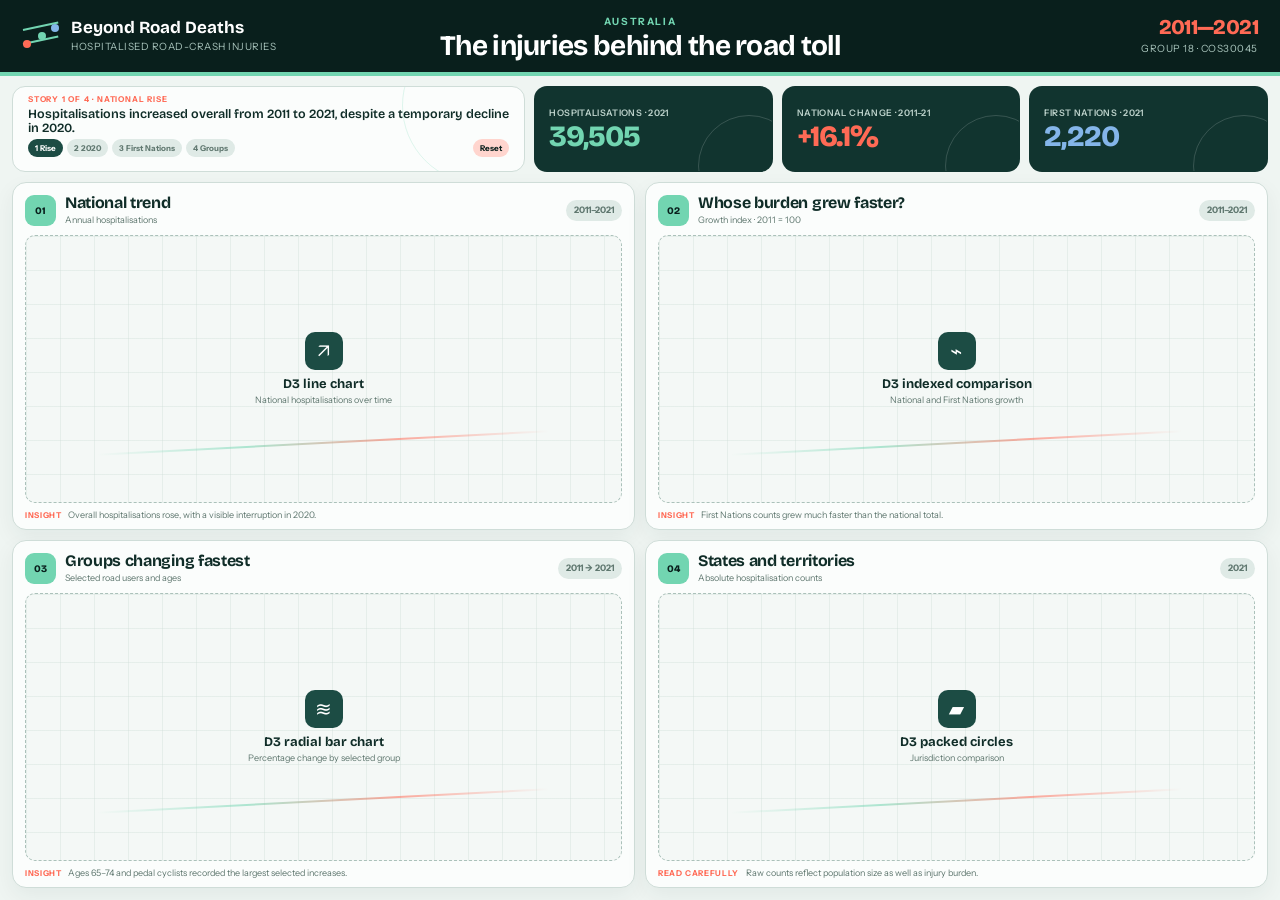
<file: index.html>
<!DOCTYPE html>
<html lang="en">
<head>
  <meta charset="UTF-8">
  <meta name="viewport" content="width=device-width, initial-scale=1">
  <meta name="description" content="A single-screen dashboard about hospitalised road-crash injuries in Australia from 2011 to 2021.">
  <title>Beyond Road Deaths | Group 18</title>
  <link rel="preconnect" href="https://fonts.googleapis.com">
  <link rel="preconnect" href="https://fonts.gstatic.com" crossorigin>
  <link href="https://fonts.googleapis.com/css2?family=Bricolage+Grotesque:wght@600;700;800&family=Instrument+Sans:wght@400;500;600;700&display=swap" rel="stylesheet">
  <link rel="stylesheet" href="css/style.css">
</head>
<body>
  <!--
    GenAI acknowledgement:
    Generative AI was used to review the single-screen dashboard structure,
    accessibility and responsive CSS. Group 18 reviewed and adapted the
    suggestions and remains responsible for the final design and code.
  -->

  <header class="dashboard-header">
    <a class="brand" href="#" aria-label="Beyond Road Deaths dashboard">
      <span class="brand-mark" aria-hidden="true"><i></i><i></i><i></i></span>
      <span>
        <strong>Beyond Road Deaths</strong>
        <small>Hospitalised road-crash injuries</small>
      </span>
    </a>

    <div class="header-title">
      <span>Australia</span>
      <h1>The injuries behind the road toll</h1>
    </div>

    <div class="header-meta">
      <span class="year-range">2011—2021</span>
      <span class="group-label">Group 18 · COS30045</span>
    </div>
  </header>

  <main class="dashboard" aria-label="Hospitalised road-crash injuries dashboard">
    <section class="summary-strip" aria-label="Dashboard overview">
      <div class="story-summary">
        <p class="eyebrow" id="story-title">Story 1 of 4 · National rise</p>
        <p id="story-message" aria-live="polite">Hospitalisations increased overall from 2011 to 2021, despite a temporary decline in 2020.</p>
        <div class="story-controls" role="group" aria-label="Choose a data story">
          <button class="story-button is-active" type="button" data-story="rise">1 Rise</button>
          <button class="story-button" type="button" data-story="interruption">2 2020</button>
          <button class="story-button" type="button" data-story="first-nations">3 First Nations</button>
          <button class="story-button" type="button" data-story="groups">4 Groups</button>
          <button class="story-reset" type="button" id="reset-dashboard">Reset</button>
        </div>
      </div>

      <div class="kpi kpi-mint">
        <span id="kpi-national-label">Hospitalisations · 2021</span>
        <strong id="kpi-national-value">39,505</strong>
      </div>
      <div class="kpi kpi-coral">
        <span id="kpi-change-label">National change · 2011–21</span>
        <strong id="kpi-change-value">+16.1%</strong>
      </div>
      <div class="kpi kpi-blue">
        <span id="kpi-first-label">First Nations · 2021</span>
        <strong id="kpi-first-value">2,220</strong>
      </div>
    </section>

    <section class="chart-grid" aria-label="Four views of the data">
      <article class="chart-card" id="national">
        <header class="chart-header">
          <div>
            <span class="chart-number">01</span>
            <div><h2>National trend</h2><p>Annual hospitalisations</p></div>
          </div>
          <span class="chart-period">2011–2021</span>
        </header>
        <div id="chart-national" class="chart-placeholder" role="img" aria-label="Interactive national hospitalisation trend line chart with a draggable year brush">
          <span class="placeholder-icon" aria-hidden="true">↗</span>
          <strong>D3 line chart</strong>
          <small>National hospitalisations over time</small>
        </div>
        <p class="chart-insight"><b>Insight</b> Overall hospitalisations rose, with a visible interruption in 2020.</p>
      </article>

      <article class="chart-card" id="first-nations">
        <header class="chart-header">
          <div>
            <span class="chart-number">02</span>
            <div><h2>Whose burden grew faster?</h2><p>Growth index · 2011 = 100</p></div>
          </div>
          <span class="chart-period">2011–2021</span>
        </header>
        <div id="chart-firstnations" class="chart-placeholder" role="img" aria-label="Indexed comparison of national and First Nations hospitalisations">
          <span class="placeholder-icon" aria-hidden="true">⌁</span>
          <strong>D3 indexed comparison</strong>
          <small>National and First Nations growth</small>
        </div>
        <p class="chart-insight"><b>Insight</b> First Nations counts grew much faster than the national total.</p>
      </article>

      <article class="chart-card" id="groups">
        <header class="chart-header">
          <div>
            <span class="chart-number">03</span>
            <div><h2>Groups changing fastest</h2><p>Selected road users and ages</p></div>
          </div>
          <span class="chart-period">2011 → 2021</span>
        </header>
        <div id="chart-group" class="chart-placeholder" role="img" aria-label="Interactive radial bar chart of selected group percentage changes">
          <span class="placeholder-icon" aria-hidden="true">≋</span>
          <strong>D3 radial bar chart</strong>
          <small>Percentage change by selected group</small>
        </div>
        <p class="chart-insight"><b>Insight</b> Ages 65–74 and pedal cyclists recorded the largest selected increases.</p>
      </article>

      <article class="chart-card" id="states">
        <header class="chart-header">
          <div>
            <span class="chart-number">04</span>
            <div><h2>States and territories</h2><p>Absolute hospitalisation counts</p></div>
          </div>
          <span class="chart-period">2021</span>
        </header>
        <div id="chart-state" class="chart-placeholder" role="img" aria-label="Interactive packed circle chart comparing state and territory counts">
          <span class="placeholder-icon" aria-hidden="true">▰</span>
          <strong>D3 packed circles</strong>
          <small>Jurisdiction comparison</small>
        </div>
        <p class="chart-insight"><b>Read carefully</b> Raw counts reflect population size as well as injury burden.</p>
      </article>
    </section>
  </main>
  <div class="chart-tooltip" id="chart-tooltip" role="status" aria-live="polite"></div>
  <script src="https://d3js.org/d3.v7.min.js"></script>
  <script src="js/dashboard.js"></script>
</body>
</html>
</file>
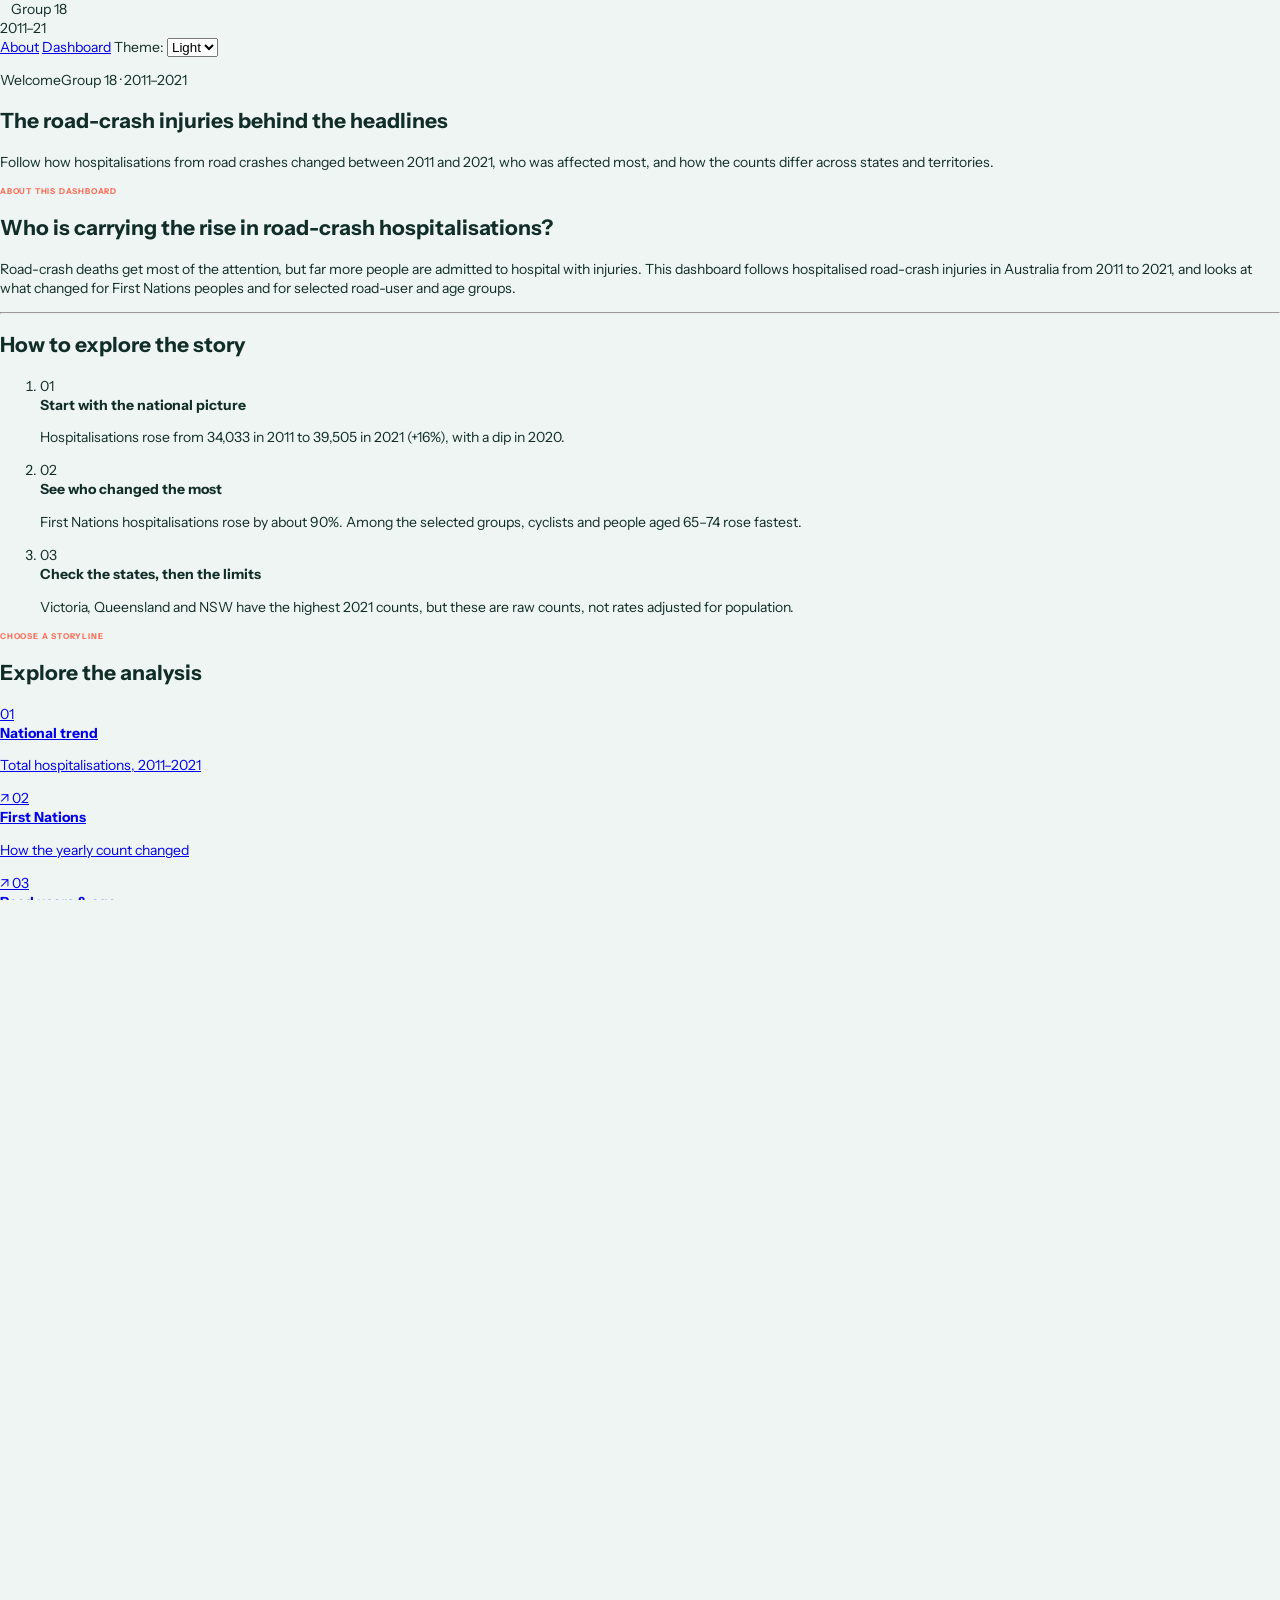
<file: About.html>
<!DOCTYPE html>
<html lang="en">
<head>
  <meta charset="UTF-8">
  <meta name="viewport" content="width=device-width, initial-scale=1">
  <title>About | Beyond Road Deaths</title>
  <link href="https://fonts.googleapis.com/css2?family=Bricolage+Grotesque:opsz,wght@12..96,400;12..96,600;12..96,800&family=Instrument+Sans:wght@400;500;600&display=swap" rel="stylesheet">
  <link rel="stylesheet" href="css/style.css">
  <script src="js/theme.js"></script>
</head>
<body id="top">

  <header class="site-nav">
    <div class="nav-left">
      <a class="brand" href="index.html"><span class="dots" aria-hidden="true"><i></i><i></i></span>Group 18</a>
      <span class="nav-badge">2011–21</span>
    </div>
    <div class="right">
      <a class="link active" href="about.html">About</a>
      <a class="link" href="index.html">Dashboard</a>
      <label class="select-pill">Theme:
        <select id="theme-select" class="theme-select" aria-label="Theme">
          <option value="light">Light</option>
          <option value="dark">Dark</option>
        </select>
      </label>
    </div>
  </header>

  <main class="page">
    <section class="welcome">
      <p class="welcome-meta"><span class="pill">Welcome</span><span>Group 18 · 2011–2021</span></p>
      <h1>The road-crash injuries behind the headlines</h1>
      <p class="welcome-sub">Follow how hospitalisations from road crashes changed between 2011 and 2021, who was affected most, and how the counts differ across states and territories.</p>
    </section>

    <div class="about-grid">
    <section class="about-card">
      <p class="eyebrow">About this dashboard</p>
      <h2 class="card-heading">Who is carrying the rise in road-crash hospitalisations?</h2>
      <p class="lead">Road-crash deaths get most of the attention, but far more people are admitted to hospital with injuries. This dashboard follows hospitalised road-crash injuries in Australia from 2011 to 2021, and looks at what changed for First Nations peoples and for selected road-user and age groups.</p>

      <hr class="divider">

      <h2 class="how-title">How to explore the story</h2>
      <ol class="step-list">
        <li class="step-row" tabindex="0">
          <span class="badge">01</span>
          <div><strong>Start with the national picture</strong>
          <p>Hospitalisations rose from 34,033 in 2011 to 39,505 in 2021 (+16%), with a dip in 2020.</p></div>
        </li>
        <li class="step-row" tabindex="0">
          <span class="badge">02</span>
          <div><strong>See who changed the most</strong>
          <p>First Nations hospitalisations rose by about 90%. Among the selected groups, cyclists and people aged 65–74 rose fastest.</p></div>
        </li>
        <li class="step-row" tabindex="0">
          <span class="badge">03</span>
          <div><strong>Check the states, then the limits</strong>
          <p>Victoria, Queensland and NSW have the highest 2021 counts, but these are raw counts, not rates adjusted for population.</p></div>
        </li>
      </ol>
    </section>

    <section class="about-card">
      <p class="eyebrow">Choose a storyline</p>
      <h2 class="story-title">Explore the analysis</h2>
      <div class="story-list">
        <a class="story-link" href="index.html#national">
          <span class="badge">01</span>
          <div><strong>National trend</strong><p>Total hospitalisations, 2011–2021</p></div>
          <span class="arrow" aria-hidden="true">↗</span>
        </a>
        <a class="story-link" href="index.html#first-nations">
          <span class="badge">02</span>
          <div><strong>First Nations</strong><p>How the yearly count changed</p></div>
          <span class="arrow" aria-hidden="true">↗</span>
        </a>
        <a class="story-link" href="index.html#group">
          <span class="badge">03</span>
          <div><strong>Road users &amp; age</strong><p>Which selected groups rose most</p></div>
          <span class="arrow" aria-hidden="true">↗</span>
        </a>
        <a class="story-link" href="index.html#state">
          <span class="badge">04</span>
          <div><strong>State patterns</strong><p>Counts by state and territory, 2021</p></div>
          <span class="arrow" aria-hidden="true">↗</span>
        </a>
      </div>
      <a class="data-btn" href="#data"><span>Understand the data behind the dashboard</span><span aria-hidden="true">→</span></a>
    </section>
    </div>
    <section class="data-sources">
    <p class="data-eyebrow">DATA SOURCES</p>

    <h2>Explore Our Datasets</h2>

    <p class="data-description">
        Download the CSV files used to create our
        Australian road safety visualisations.
    </p>

    <div class="dataset-grid">

        <a class="dataset-card"
           href="data/national_hospitalisations_2011_2021.csv"
           download>
            <span class="dataset-tag">NATIONAL</span>
            <h3>National Hospitalisations</h3>
            <p>Annual hospitalisations in Australia from 2011 to 2021.</p>
            <span class="download-label">↓ Download CSV</span>
        </a>

        <a class="dataset-card"
           href="data/first_nations_yearly_2011_2021.csv"
           download>
            <span class="dataset-tag">FIRST NATIONS</span>
            <h3>First Nations Hospitalisations</h3>
            <p>Annual hospitalisations involving First Nations people.</p>
            <span class="download-label">↓ Download CSV</span>
        </a>

        <a class="dataset-card"
           href="data/selected_group_percentage_change_2011_2021.csv"
           download>
            <span class="dataset-tag">GROUPS</span>
            <h3>Percentage Changes</h3>
            <p>Percentage changes for selected road injury groups.</p>
            <span class="download-label">↓ Download CSV</span>
        </a>

        <a class="dataset-card"
           href="data/state_territory_hospitalisations_2021.csv"
           download>
            <span class="dataset-tag">STATES</span>
            <h3>State and Territory Data</h3>
            <p>Hospitalisations by Australian state and territory in 2021.</p>
            <span class="download-label">↓ Download CSV</span>
        </a>

    </div>
</section>

    <section id="data" class="data-panel">
      <p class="data-eyebrow"><span class="pill">Data</span><span>Sources, measures &amp; limits</span></p>
      <h2 class="data-title">About the data</h2>
      <p class="data-sub">What the figures on this dashboard come from, what they cover, and how far they can be pushed.</p>

      <div class="info-grid">
        <article class="info-card">
          <span class="num">01</span>
          <h3>Source</h3>
          <p>BITRE Hospitalised Injury Data for road crashes, built from the AIHW National Hospital Morbidity Database. Our charts use annual tables we prepared from the BITRE files in KNIME.</p>
        </article>
        <article class="info-card">
          <span class="num">02</span>
          <h3>Coverage</h3>
          <p>Hospital admissions for road-crash injuries from 2011 to 2021: national and First Nations yearly totals, the change in selected road-user and age groups, and state and territory counts for 2021.</p>
        </article>
        <article class="info-card">
          <span class="num">03</span>
          <h3>Measure</h3>
          <p>Each figure is a count of hospitalisations, meaning admissions, not people. One person admitted twice in a year can appear twice. The group chart shows percentage change from 2011 to 2021.</p>
        </article>
      </div>

      <div class="read-panel">
        <div>
          <h3>How to read the figures</h3>
          <p>These are recorded counts, not rates. They are not adjusted for population size or how much people travel, so a larger count does not mean a higher risk. Read the charts as a record of what was admitted to hospital, not as a ranking of safety.</p>
        </div>
        <div class="suppressed">
          <span class="hatch" aria-hidden="true"></span>
          <p><strong>Suppressed values:</strong> “n.p.” means not published. Small numbers are withheld for confidentiality or quality reasons. It is not the same as zero.</p>
        </div>
      </div>

      <div class="qa">
        <p class="qa-eyebrow">Questions &amp; answers</p>
        <h3 class="qa-title">Understanding the data</h3>
        <details>
          <summary>What does a hospitalisation mean here?</summary>
          <p>An admission to hospital with an injury from a road crash. Minor injuries treated without admission are not included, and neither are deaths at the scene.</p>
        </details>
        <details>
          <summary>Can every year be compared directly?</summary>
          <p>Mostly, but with care. Reporting practices can change over time, and 2020 shows a dip that we do not attribute to any single cause. Check the BITRE data dictionary for notes on individual jurisdictions before drawing firm conclusions.</p>
        </details>
        <details>
          <summary>Why do the totals differ between charts?</summary>
          <p>Some records have an unknown category (for example First Nations status or state) and some cells are suppressed, so tables can add up slightly differently. For example, the 2021 state counts add up to 39,035, while the national total for 2021 is 39,505.</p>
        </details>
        <details>
          <summary>What can counts tell us about risk?</summary>
          <p>Very little on their own. First Nations peoples are a much smaller share of the population than non-Indigenous Australians, and states differ greatly in size, so comparing raw counts can mislead. A fair comparison needs rates per head of population, which this dashboard does not calculate.</p>
        </details>
        <details>
          <summary>References and reuse</summary>
          <p>BITRE, Hospitalised injury (bitre.gov.au/publications/ongoing/hospitalised-injury). Data provided by the Australian Institute of Health and Welfare. Check the BITRE terms before reusing the data. TODO: add your full reference list.</p>
        </details>
      </div>

      <div class="data-actions">
        <a class="pill-btn" href="index.html">Return to dashboard</a>
        <a class="pill-btn" href="#top">About this dashboard</a>
      </div>
    </section>

    <h2>Project team</h2>
    <div class="team">
      <div class="member"><h3>TODO: Name</h3><div class="role">Role</div><p>TODO: responsibilities</p></div>
      <div class="member"><h3>TODO: Name</h3><div class="role">Role</div><p>TODO: responsibilities</p></div>
      <div class="member"><h3>TODO: Name</h3><div class="role">Role</div><p>TODO: responsibilities</p></div>
    </div>

  </main>

  <footer class="site-footer">
    COS30045 Data Visualisation · Group 18 · Swinburne University of Technology
  </footer>
  <script>
    // Select a "How to explore" step: it gets an outline until another one is chosen
    const steps = document.querySelectorAll(".step-row");
    function select(row) {
      steps.forEach(r => r.classList.toggle("selected", r === row));
    }
    steps.forEach(row => {
      row.addEventListener("click", () => select(row));
      row.addEventListener("keydown", e => {
        if (e.key === "Enter" || e.key === " ") { e.preventDefault(); select(row); }
      });
    });
  </script>
</body>
</html>
</file>
<file: css/style.css>
/*
  Group 18 single-screen dashboard design system.
  GenAI was used to review layout structure, accessibility and responsive CSS.
  The team reviewed and adapted all suggestions used in the submitted code.
*/

:root {
  --pine-950: #091f1c;
  --pine-900: #11342f;
  --pine-800: #1c4c44;
  --sage-100: #dfeae6;
  --sage-50: #eff5f2;
  --panel: #fbfdfc;
  --ink: #102d28;
  --muted: #607870;
  --rule: #cfddd8;
  --coral: #ff6a55;
  --mint: #72d5b1;
  --sky: #84b5e9;
  --white: #fff;
  --font-display: "Bricolage Grotesque", system-ui, sans-serif;
  --font-body: "Instrument Sans", system-ui, sans-serif;
}

* { box-sizing: border-box; }
html, body { width: 100%; height: 100%; overflow: hidden; }
body {
  margin: 0;
  color: var(--ink);
  background: var(--sage-50);
  font-family: var(--font-body);
  font-size: 14px;
  line-height: 1.35;
}

:focus-visible { outline: 3px solid var(--coral); outline-offset: 3px; }

.dashboard-header {
  height: 76px;
  display: grid;
  grid-template-columns: minmax(260px, 1fr) minmax(390px, 1.45fr) minmax(240px, 1fr);
  align-items: center;
  gap: 24px;
  padding: 0 22px;
  color: var(--white);
  background: var(--pine-950);
  border-bottom: 4px solid var(--mint);
}

.brand { display: flex; align-items: center; gap: 11px; color: inherit; text-decoration: none; }
.brand strong { display: block; font: 700 17px/1.05 var(--font-display); }
.brand small { display: block; margin-top: 3px; color: #a9c4bc; font-size: 10px; letter-spacing: .05em; text-transform: uppercase; }
.brand-mark { position: relative; display: block; width: 38px; height: 30px; flex: none; }
.brand-mark::before, .brand-mark::after {
  content: "";
  position: absolute;
  left: 1px;
  right: 1px;
  height: 2px;
  background: var(--mint);
  transform: rotate(-12deg);
  transform-origin: left center;
}
.brand-mark::before { top: 8px; }
.brand-mark::after { top: 22px; }
.brand-mark i { position: absolute; z-index: 1; width: 8px; height: 8px; border-radius: 50%; background: var(--coral); }
.brand-mark i:nth-child(1) { left: 1px; top: 19px; }
.brand-mark i:nth-child(2) { left: 16px; top: 11px; background: var(--mint); }
.brand-mark i:nth-child(3) { right: 1px; top: 3px; background: var(--sky); }

.header-title { min-width: 0; text-align: center; }
.header-title span { color: var(--mint); font-size: 10px; font-weight: 700; letter-spacing: .16em; text-transform: uppercase; }
.header-title h1 { margin: 2px 0 0; font: 700 clamp(21px, 2.2vw, 31px)/1 var(--font-display); letter-spacing: -.025em; white-space: nowrap; }
.header-meta { justify-self: end; text-align: right; }
.year-range { display: block; color: var(--coral); font: 800 21px/1 var(--font-display); letter-spacing: -.03em; }
.group-label { display: block; margin-top: 4px; color: #a9c4bc; font-size: 10px; letter-spacing: .05em; text-transform: uppercase; }

.dashboard {
  height: calc(100vh - 76px);
  display: grid;
  grid-template-rows: 86px minmax(0, 1fr);
  gap: 10px;
  padding: 10px 12px 12px;
}

.summary-strip {
  min-width: 0;
  display: grid;
  grid-template-columns: minmax(360px, 1.55fr) repeat(3, minmax(165px, .72fr));
  gap: 9px;
}

.story-summary, .kpi {
  min-width: 0;
  border: 1px solid var(--rule);
  border-radius: 13px;
  background: var(--panel);
}
.story-summary { position: relative; padding: 7px 15px; overflow: hidden; }
.story-summary::after { content: ""; position: absolute; top: -60px; right: -35px; width: 155px; height: 155px; border: 1px solid var(--mint); border-radius: 50%; opacity: .22; }
.eyebrow { margin: 0 0 2px; color: var(--coral); font-size: 8px; font-weight: 800; letter-spacing: .1em; text-transform: uppercase; }
.story-summary > p:nth-child(2) { max-width: 650px; min-height: 28px; margin: 0; font: 600 clamp(10px, .98vw, 13px)/1.12 var(--font-display); }
.data-warning { display: inline-block; margin-top: 5px; color: var(--muted); font-size: 9px; font-weight: 600; }
.story-controls { position: relative; z-index: 1; display: flex; align-items: center; gap: 4px; margin-top: 4px; }
.story-button, .story-reset {
  min-height: 18px;
  padding: 2px 7px;
  color: var(--muted);
  background: var(--sage-100);
  border: 0;
  border-radius: 999px;
  font: 700 8px var(--font-body);
  cursor: pointer;
}
.story-button:hover, .story-button.is-active { color: var(--white); background: var(--pine-800); }
.story-reset { margin-left: auto; color: var(--pine-950); background: #ffd5ce; }
.story-reset:hover { color: var(--white); background: var(--coral); }

.kpi { position: relative; display: flex; flex-direction: column; justify-content: center; padding: 10px 14px; overflow: hidden; color: var(--white); background: var(--pine-900); border-color: transparent; }
.kpi::after { content: ""; position: absolute; right: -28px; bottom: -46px; width: 100px; height: 100px; border: 1px solid currentColor; border-radius: 50%; opacity: .16; }
.kpi span { color: #bcd1ca; font-size: 9px; font-weight: 600; letter-spacing: .04em; text-transform: uppercase; }
.kpi strong { margin-top: 3px; font: 800 clamp(24px, 2.3vw, 36px)/1 var(--font-display); letter-spacing: -.04em; }
.kpi-mint strong { color: var(--mint); }
.kpi-coral strong { color: var(--coral); }
.kpi-blue strong { color: var(--sky); }

.chart-grid {
  min-height: 0;
  display: grid;
  grid-template-columns: repeat(2, minmax(0, 1fr));
  grid-template-rows: repeat(2, minmax(0, 1fr));
  gap: 10px;
}

.chart-card {
  min-width: 0;
  min-height: 0;
  display: grid;
  grid-template-rows: auto minmax(0, 1fr) auto;
  gap: 7px;
  padding: 10px 12px 8px;
  overflow: hidden;
  background: var(--panel);
  border: 1px solid var(--rule);
  border-radius: 14px;
  box-shadow: 0 8px 22px rgba(17, 52, 47, .06);
  transition: opacity .22s ease, border-color .22s ease, box-shadow .22s ease;
}
.chart-card.story-focus { border-color: var(--coral); box-shadow: 0 0 0 2px rgba(255, 106, 85, .13), 0 10px 25px rgba(17, 52, 47, .09); }
.chart-card.story-muted { opacity: .52; }

.chart-header { display: flex; align-items: center; justify-content: space-between; gap: 12px; min-height: 35px; }
.chart-header > div { min-width: 0; display: flex; align-items: center; gap: 9px; }
.chart-header h2 { margin: 0; font: 700 clamp(14px, 1.25vw, 18px)/1.05 var(--font-display); letter-spacing: -.02em; }
.chart-header p { margin: 2px 0 0; color: var(--muted); font-size: 9px; }
.chart-number { display: grid; width: 31px; height: 31px; place-items: center; flex: none; color: var(--pine-950); background: var(--mint); border-radius: 9px; font: 800 10px var(--font-display); }
.chart-period { flex: none; padding: 4px 8px; color: var(--muted); background: var(--sage-100); border-radius: 999px; font-size: 9px; font-weight: 700; }

.chart-placeholder {
  position: relative;
  min-height: 0;
  display: grid;
  place-content: center;
  padding: 8px;
  overflow: hidden;
  text-align: center;
  border: 1px dashed #abc1ba;
  border-radius: 10px;
  background:
    linear-gradient(rgba(207, 221, 216, .38) 1px, transparent 1px),
    linear-gradient(90deg, rgba(207, 221, 216, .38) 1px, transparent 1px),
    #f4f8f6;
  background-size: 34px 34px;
}
.chart-placeholder::after { content: ""; position: absolute; left: 12%; right: 12%; bottom: 22%; height: 2px; background: linear-gradient(90deg, transparent, var(--mint), var(--coral), transparent); transform: rotate(-3deg); opacity: .55; }
.chart-placeholder.chart-ready { display: block; padding: 0; border-style: solid; border-color: #dce7e3; background: #f8fbfa; }
.chart-placeholder.chart-ready::after { display: none; }
.chart-placeholder.chart-ready svg { display: block; width: 100%; height: 100%; overflow: visible; }
.placeholder-icon { position: relative; z-index: 1; display: grid; width: 38px; height: 38px; place-items: center; margin: 0 auto 6px; color: var(--white); background: var(--pine-800); border-radius: 10px; font-size: 20px; }
.chart-placeholder strong { position: relative; z-index: 1; font: 700 13px var(--font-display); }
.chart-placeholder small { position: relative; z-index: 1; margin-top: 2px; color: var(--muted); font-size: 9px; }
.chart-insight { min-width: 0; margin: 0; overflow: hidden; color: var(--muted); font-size: 9px; line-height: 1.2; text-overflow: ellipsis; white-space: nowrap; }
.chart-insight b { margin-right: 5px; color: var(--coral); font-size: 8px; letter-spacing: .08em; text-transform: uppercase; }

.axis text, .guide-label, .legend-label, .chart-label { fill: var(--muted); font-family: var(--font-body); font-size: 10px; }
.axis path, .axis line { stroke: #b9cbc5; }
.grid line { stroke: #dce7e3; stroke-dasharray: 2 3; }
.grid path { display: none; }
.line-muted { fill: none; stroke: #c8d5d1; stroke-width: 2.1; }
.line-selected { fill: none; stroke: var(--pine-800); stroke-width: 3; stroke-linecap: round; stroke-linejoin: round; }
.line-first { fill: none; stroke: var(--coral); stroke-width: 3; stroke-linecap: round; stroke-linejoin: round; }
.line-national-index { fill: none; stroke: var(--sky); stroke-width: 2.4; stroke-linecap: round; stroke-linejoin: round; }
.data-point { stroke: var(--panel); stroke-width: 1.5; cursor: pointer; }
.selection-window { fill: var(--mint); opacity: .09; }
.annotation-line { stroke: var(--coral); stroke-width: 1; stroke-dasharray: 3 3; }
.annotation-text { fill: var(--coral); font: 700 9px var(--font-body); }
.brush .selection { fill: var(--mint); fill-opacity: .32; stroke: var(--pine-800); }
.brush .handle { fill: var(--coral); }
.brush .overlay { cursor: crosshair; }
.radial-arc, .radial-legend-row, .state-node { cursor: pointer; }
.radial-arc, .state-node circle { transition: opacity .18s ease, filter .18s ease; }
.radial-arc.is-muted, .radial-legend-row.is-muted, .state-node.is-muted { opacity: .2; }
.radial-arc.is-selected { filter: drop-shadow(0 0 4px rgba(255, 106, 85, .55)); }
.radial-legend-row.is-selected text { fill: var(--ink); font-weight: 700; }
.state-node.is-selected circle { stroke: var(--coral); stroke-width: 4; filter: drop-shadow(0 3px 4px rgba(17, 52, 47, .2)); }

.chart-tooltip {
  position: fixed;
  z-index: 100;
  max-width: 230px;
  padding: 8px 10px;
  pointer-events: none;
  color: var(--white);
  background: rgba(9, 31, 28, .96);
  border: 1px solid rgba(255, 255, 255, .16);
  border-radius: 8px;
  box-shadow: 0 8px 22px rgba(0, 0, 0, .2);
  font-size: 11px;
  line-height: 1.35;
  opacity: 0;
  transform: translateY(4px);
  transition: opacity .12s ease, transform .12s ease;
}
.chart-tooltip.is-visible { opacity: 1; transform: translateY(0); }
.chart-tooltip strong { color: var(--mint); }

@media (min-width: 1650px) and (min-height: 900px) {
  .dashboard-header { height: 88px; padding-inline: 30px; }
  .dashboard { height: calc(100vh - 88px); grid-template-rows: 104px minmax(0, 1fr); gap: 14px; padding: 14px 16px 16px; }
  .summary-strip, .chart-grid { gap: 14px; }
  .story-summary, .kpi { border-radius: 16px; }
  .story-summary { padding: 15px 18px; }
  .story-summary > p:nth-child(2) { min-height: 34px; font-size: 15px; }
  .story-controls { gap: 6px; margin-top: 6px; }
  .story-button, .story-reset { min-height: 22px; padding-inline: 10px; font-size: 9px; }
  .data-warning { margin-top: 8px; font-size: 11px; }
  .kpi { padding-inline: 18px; }
  .kpi span { font-size: 11px; }
  .chart-card { gap: 10px; padding: 14px 16px 11px; border-radius: 17px; }
  .chart-header { min-height: 42px; }
  .chart-number { width: 37px; height: 37px; }
  .chart-header p, .chart-period, .chart-insight { font-size: 11px; }
  .chart-insight b { font-size: 10px; }
  .placeholder-icon { width: 48px; height: 48px; font-size: 24px; }
  .chart-placeholder strong { font-size: 15px; }
  .chart-placeholder small { font-size: 11px; }
}

@media (max-width: 1050px) {
  .dashboard-header { grid-template-columns: minmax(230px, 1fr) 1.4fr auto; gap: 12px; padding-inline: 14px; }
  .header-meta .group-label { display: none; }
  .summary-strip { grid-template-columns: minmax(300px, 1.4fr) repeat(3, minmax(135px, .68fr)); }
}

@media (max-height: 650px) {
  .dashboard-header { height: 62px; border-bottom-width: 3px; }
  .dashboard { height: calc(100vh - 62px); grid-template-rows: 70px minmax(0, 1fr); gap: 7px; padding: 7px 9px 9px; }
  .summary-strip, .chart-grid { gap: 7px; }
  .brand small, .header-title span, .group-label, .data-warning { display: none; }
  .story-summary { padding-block: 8px; }
  .story-summary > p:nth-child(2) { min-height: 20px; font-size: 10px; white-space: nowrap; overflow: hidden; text-overflow: ellipsis; }
  .story-controls { margin-top: 3px; }
  .story-button, .story-reset { min-height: 16px; padding: 1px 5px; font-size: 7px; }
  .kpi { padding-block: 6px; }
  .chart-card { gap: 4px; padding: 7px 9px 5px; }
  .chart-header { min-height: 29px; }
  .chart-number { width: 26px; height: 26px; }
  .chart-header p { display: none; }
  .placeholder-icon { width: 30px; height: 30px; margin-bottom: 3px; font-size: 17px; }
}

@media (prefers-reduced-motion: reduce) {
  * { scroll-behavior: auto !important; }
}
</file>
